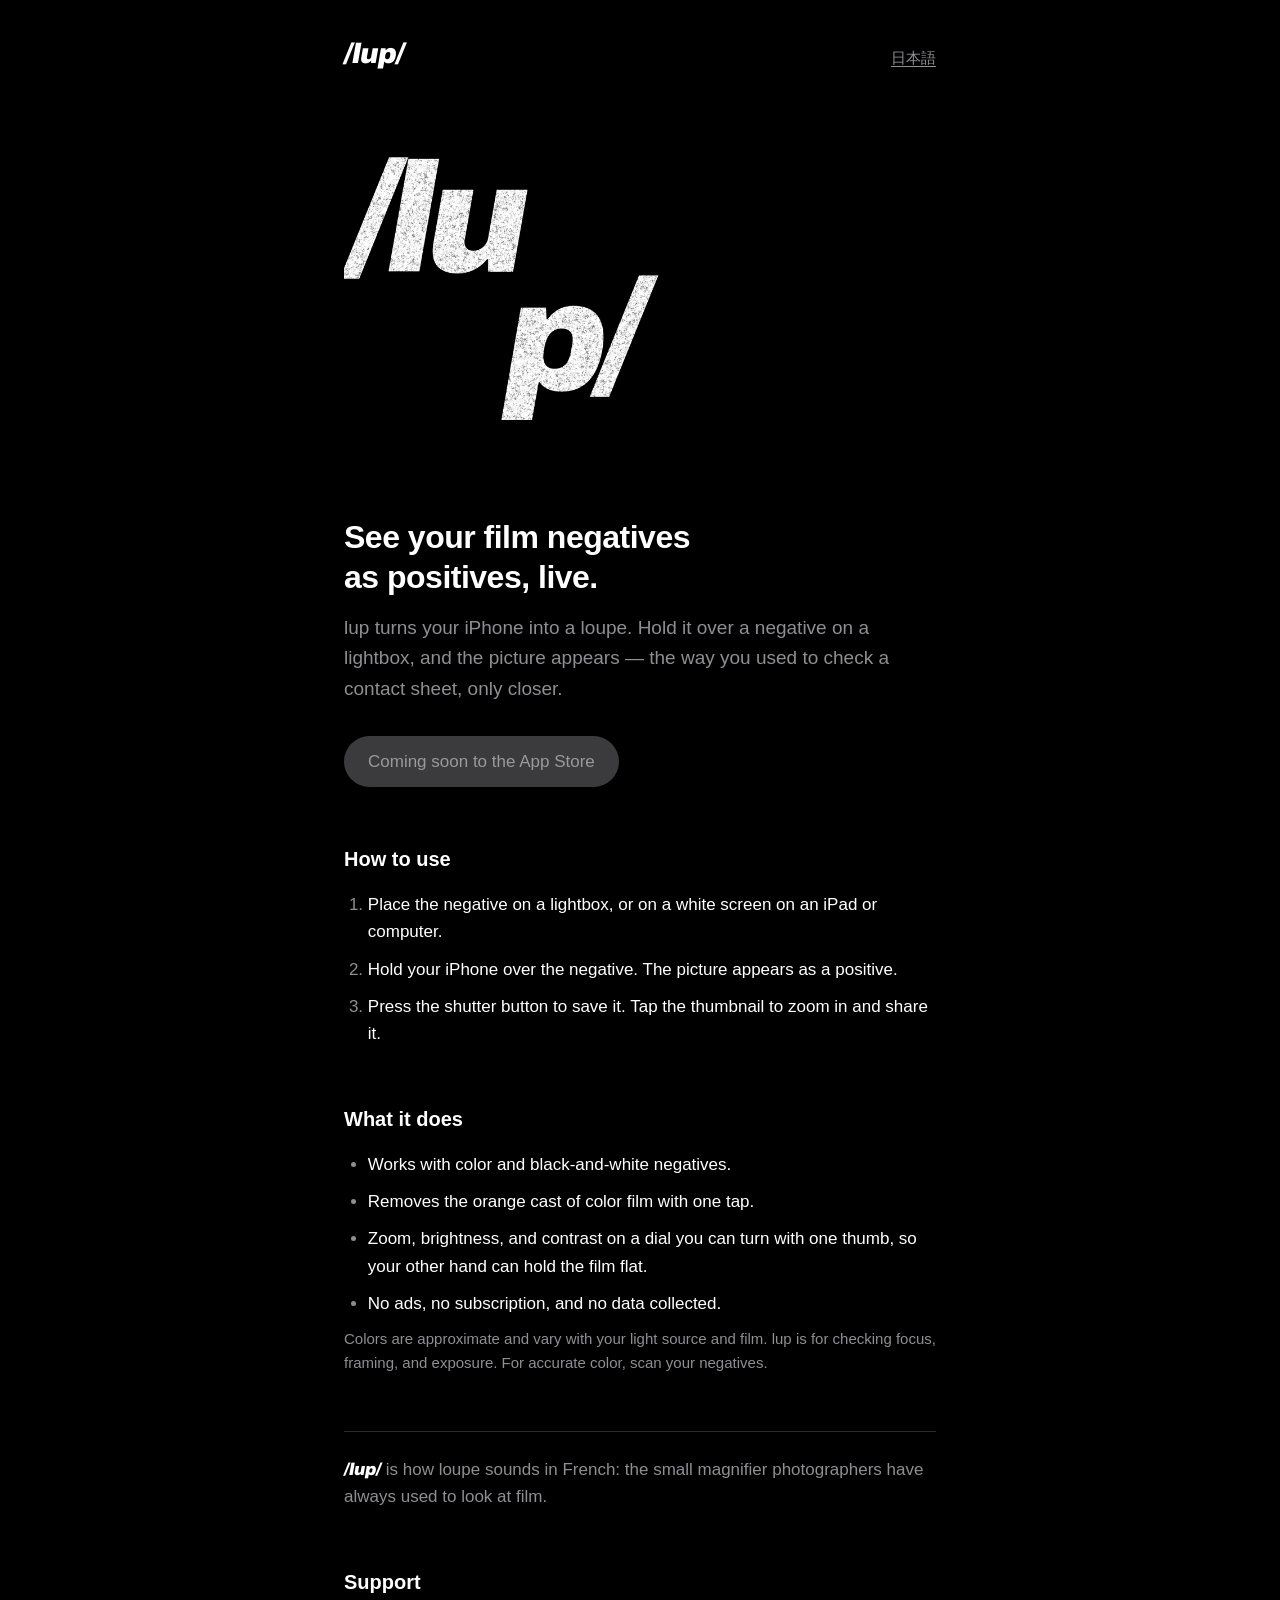
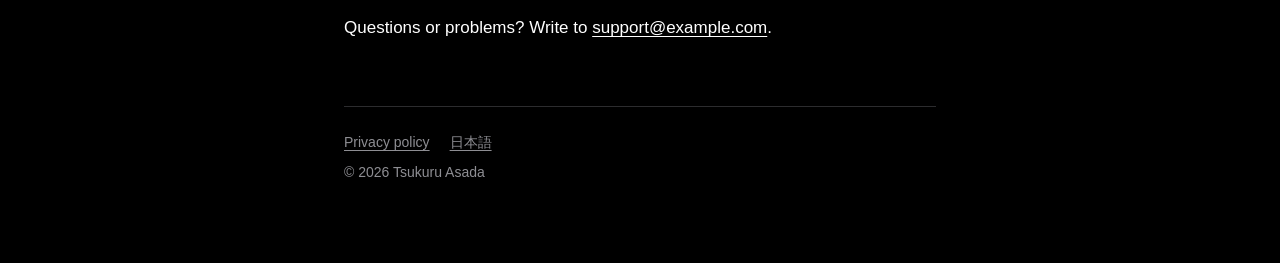
<file: index.html>
<!doctype html>
<html lang="en">
<head>
<meta charset="utf-8">
<meta name="viewport" content="width=device-width, initial-scale=1">
<title>lup — a loupe for film negatives</title>
<meta name="description" content="lup turns your iPhone into a loupe for film negatives. Hold it over a negative on a lightbox and see the picture as a positive, live.">
<link rel="icon" href="icon.png">
<link rel="stylesheet" href="https://fonts.googleapis.com/css2?family=Archivo:ital,wght@1,900&display=swap">
<link rel="stylesheet" href="style.css">
</head>
<body>
<div class="page">
  <header class="top">
    <a class="wordmark" href="./">/lup/</a>
    <a class="lang" href="ja.html" lang="ja">日本語</a>
  </header>

  <main>
    <img class="hero-art" src="icon.png" alt="The lup app icon: the word /lup/ in white italic letters on black">

    <h1>See your film negatives as positives, live.</h1>
    <p class="lead">lup turns your iPhone into a loupe. Hold it over a negative on a lightbox, and the picture appears — the way you used to check a contact sheet, only closer.</p>
    <a class="store" href="#" aria-disabled="true">Coming soon to the App Store</a>

    <h2>How to use</h2>
    <ol>
      <li>Place the negative on a lightbox, or on a white screen on an iPad or computer.</li>
      <li>Hold your iPhone over the negative. The picture appears as a positive.</li>
      <li>Press the shutter button to save it. Tap the thumbnail to zoom in and share it.</li>
    </ol>

    <h2>What it does</h2>
    <ul>
      <li>Works with color and black-and-white negatives.</li>
      <li>Removes the orange cast of color film with one tap.</li>
      <li>Zoom, brightness, and contrast on a dial you can turn with one thumb, so your other hand can hold the film flat.</li>
      <li>No ads, no subscription, and no data collected.</li>
    </ul>
    <p class="note">Colors are approximate and vary with your light source and film. lup is for checking focus, framing, and exposure. For accurate color, scan your negatives.</p>

    <p class="origin"><strong>/lup/</strong> is how loupe sounds in French: the small magnifier photographers have always used to look at film.</p>

    <h2>Support</h2>
    <p>Questions or problems? Write to <a href="mailto:support@example.com">support@example.com</a>.</p>
  </main>

  <footer>
    <nav>
      <a href="privacy.html">Privacy policy</a>
      <a href="ja.html" lang="ja">日本語</a>
    </nav>
    <p>© 2026 Tsukuru Asada</p>
  </footer>
</div>
</body>
</html>
</file>
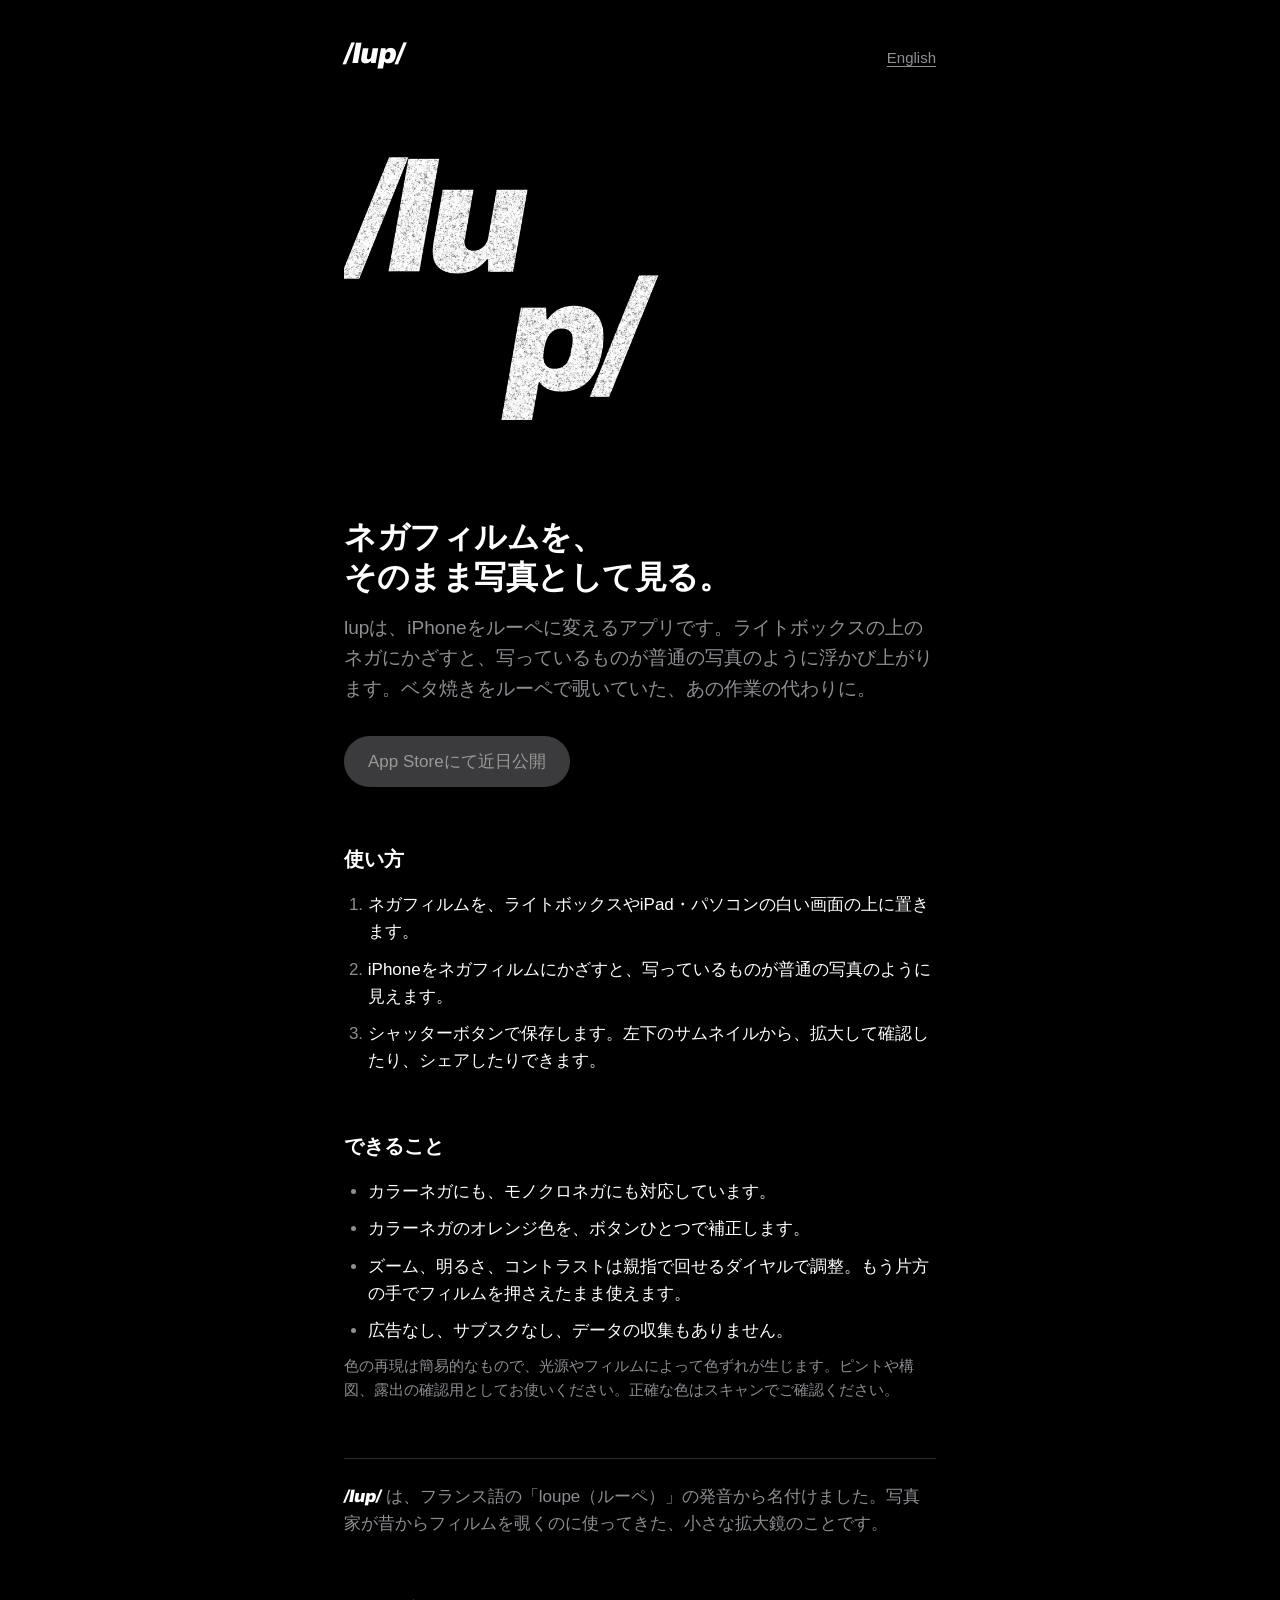
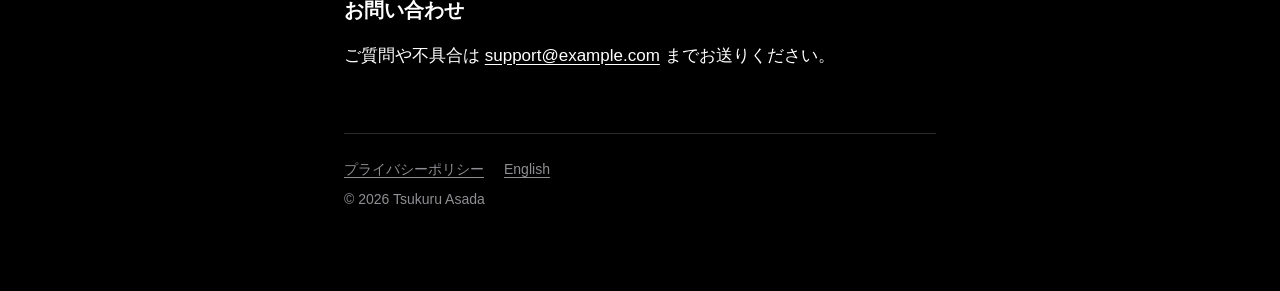
<file: ja.html>
<!doctype html>
<html lang="ja">
<head>
<meta charset="utf-8">
<meta name="viewport" content="width=device-width, initial-scale=1">
<title>lup — ネガフィルムのためのルーペ</title>
<meta name="description" content="lupは、iPhoneをネガフィルムのルーペに変えるアプリです。ライトボックスの上のネガにかざすと、写っているものが写真のように見えます。">
<link rel="icon" href="icon.png">
<link rel="stylesheet" href="https://fonts.googleapis.com/css2?family=Archivo:ital,wght@1,900&display=swap">
<link rel="stylesheet" href="style.css">
</head>
<body>
<div class="page">
  <header class="top">
    <a class="wordmark" href="ja.html">/lup/</a>
    <a class="lang" href="./" lang="en">English</a>
  </header>

  <main>
    <img class="hero-art" src="icon.png" alt="lupのアイコン。黒地に白の太いイタリック体で /lup/ と書かれている">

    <h1>ネガフィルムを、<span class="nowrap">そのまま写真として見る。</span></h1>
    <p class="lead">lupは、iPhoneをルーペに変えるアプリです。ライトボックスの上のネガにかざすと、写っているものが普通の写真のように浮かび上がります。ベタ焼きをルーペで覗いていた、あの作業の代わりに。</p>
    <a class="store" href="#" aria-disabled="true">App Storeにて近日公開</a>

    <h2>使い方</h2>
    <ol>
      <li>ネガフィルムを、ライトボックスやiPad・パソコンの白い画面の上に置きます。</li>
      <li>iPhoneをネガフィルムにかざすと、写っているものが普通の写真のように見えます。</li>
      <li>シャッターボタンで保存します。左下のサムネイルから、拡大して確認したり、シェアしたりできます。</li>
    </ol>

    <h2>できること</h2>
    <ul>
      <li>カラーネガにも、モノクロネガにも対応しています。</li>
      <li>カラーネガのオレンジ色を、ボタンひとつで補正します。</li>
      <li>ズーム、明るさ、コントラストは親指で回せるダイヤルで調整。もう片方の手でフィルムを押さえたまま使えます。</li>
      <li>広告なし、サブスクなし、データの収集もありません。</li>
    </ul>
    <p class="note">色の再現は簡易的なもので、光源やフィルムによって色ずれが生じます。ピントや構図、露出の確認用としてお使いください。正確な色はスキャンでご確認ください。</p>

    <p class="origin"><strong>/lup/</strong> は、フランス語の「loupe（ルーペ）」の発音から名付けました。写真家が昔からフィルムを覗くのに使ってきた、小さな拡大鏡のことです。</p>

    <h2>お問い合わせ</h2>
    <p>ご質問や不具合は <a href="mailto:support@example.com">support@example.com</a> までお送りください。</p>
  </main>

  <footer>
    <nav>
      <a href="privacy.html#ja">プライバシーポリシー</a>
      <a href="./" lang="en">English</a>
    </nav>
    <p>© 2026 Tsukuru Asada</p>
  </footer>
</div>
</body>
</html>
</file>
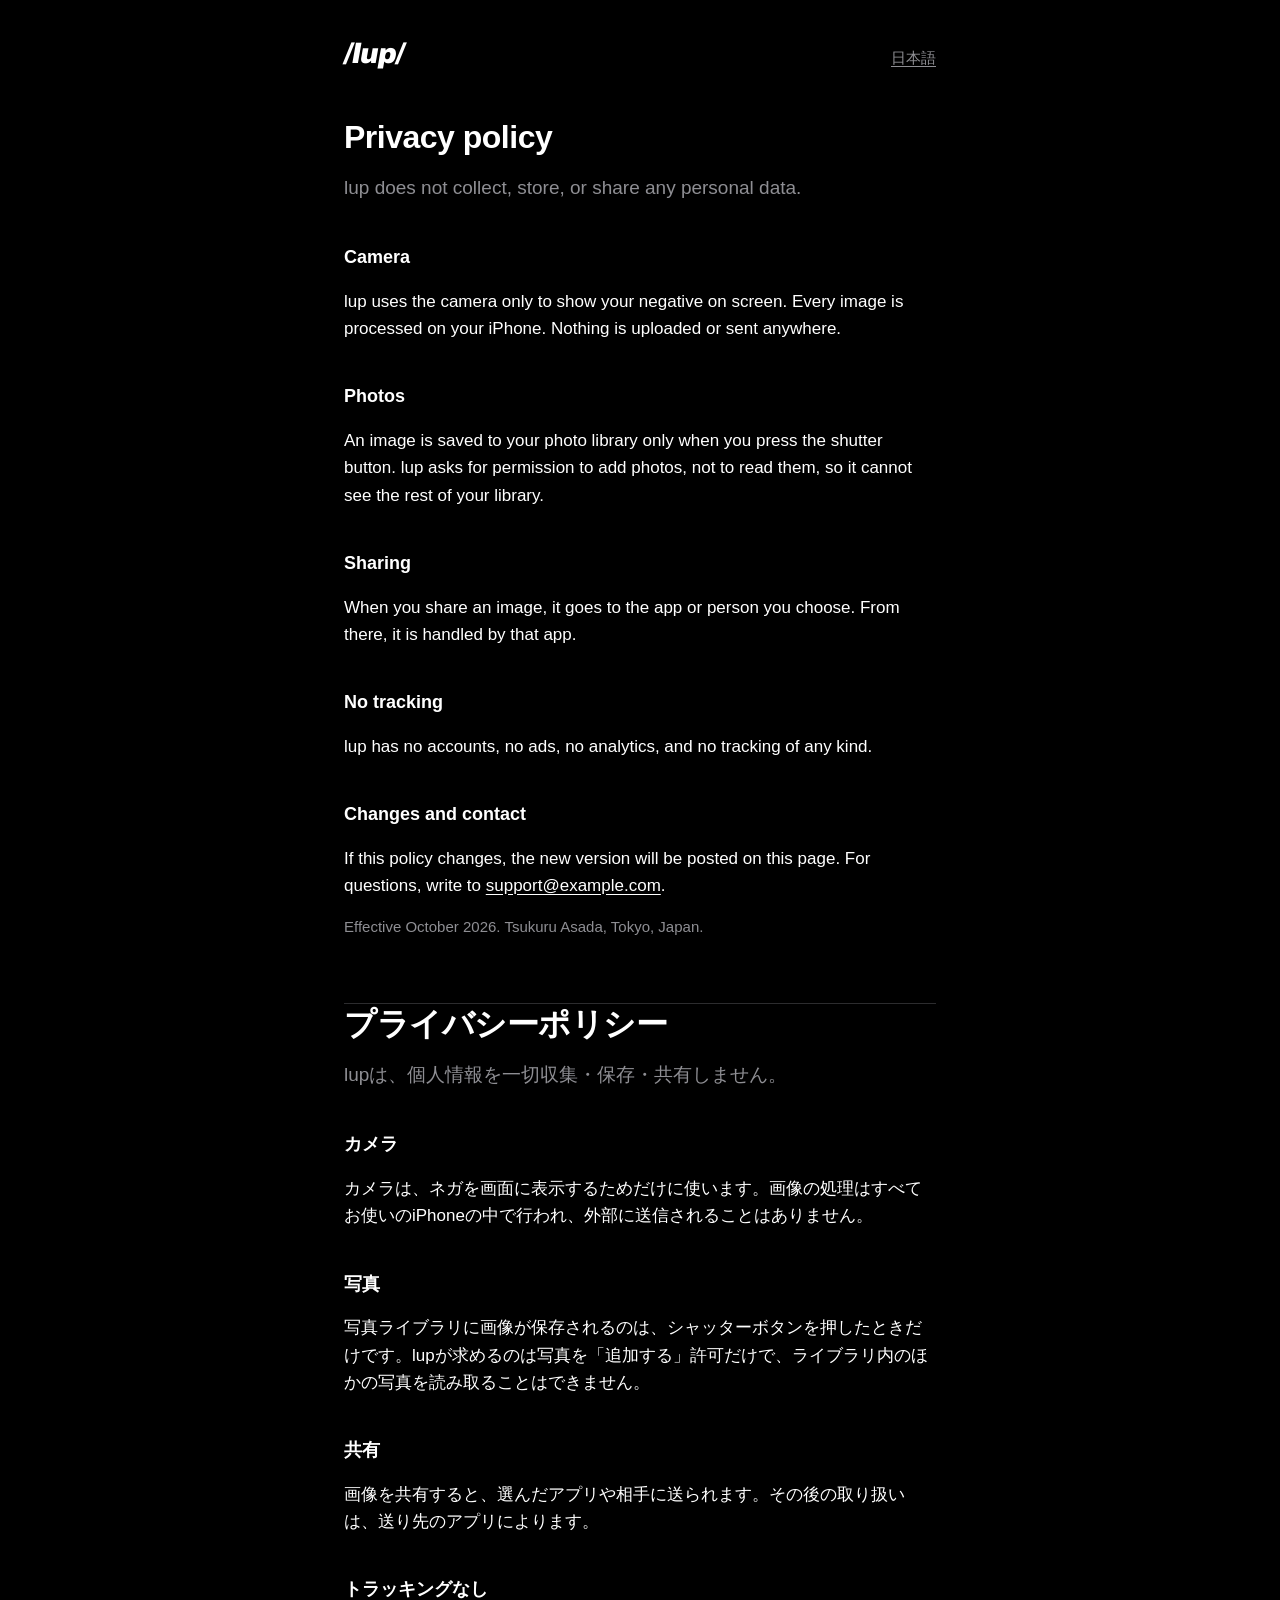
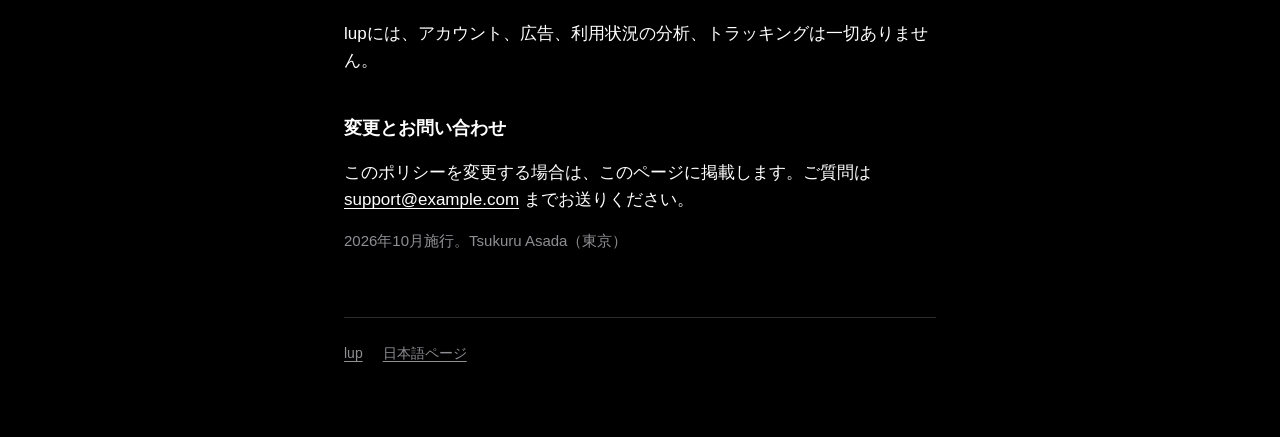
<file: privacy.html>
<!doctype html>
<html lang="en">
<head>
<meta charset="utf-8">
<meta name="viewport" content="width=device-width, initial-scale=1">
<title>Privacy policy — lup</title>
<link rel="icon" href="icon.png">
<link rel="stylesheet" href="https://fonts.googleapis.com/css2?family=Archivo:ital,wght@1,900&display=swap">
<link rel="stylesheet" href="style.css">
</head>
<body>
<div class="page policy">
  <header class="top">
    <a class="wordmark" href="./">/lup/</a>
    <a class="lang" href="#ja" lang="ja">日本語</a>
  </header>

  <main>
    <section lang="en">
      <h1>Privacy policy</h1>
      <p class="lead">lup does not collect, store, or share any personal data.</p>

      <h2>Camera</h2>
      <p>lup uses the camera only to show your negative on screen. Every image is processed on your iPhone. Nothing is uploaded or sent anywhere.</p>

      <h2>Photos</h2>
      <p>An image is saved to your photo library only when you press the shutter button. lup asks for permission to add photos, not to read them, so it cannot see the rest of your library.</p>

      <h2>Sharing</h2>
      <p>When you share an image, it goes to the app or person you choose. From there, it is handled by that app.</p>

      <h2>No tracking</h2>
      <p>lup has no accounts, no ads, no analytics, and no tracking of any kind.</p>

      <h2>Changes and contact</h2>
      <p>If this policy changes, the new version will be posted on this page. For questions, write to <a href="mailto:support@example.com">support@example.com</a>.</p>
      <p class="note">Effective October 2026. Tsukuru Asada, Tokyo, Japan.</p>
    </section>

    <hr class="divider">

    <section id="ja" lang="ja">
      <h1>プライバシーポリシー</h1>
      <p class="lead">lupは、個人情報を一切収集・保存・共有しません。</p>

      <h2>カメラ</h2>
      <p>カメラは、ネガを画面に表示するためだけに使います。画像の処理はすべてお使いのiPhoneの中で行われ、外部に送信されることはありません。</p>

      <h2>写真</h2>
      <p>写真ライブラリに画像が保存されるのは、シャッターボタンを押したときだけです。lupが求めるのは写真を「追加する」許可だけで、ライブラリ内のほかの写真を読み取ることはできません。</p>

      <h2>共有</h2>
      <p>画像を共有すると、選んだアプリや相手に送られます。その後の取り扱いは、送り先のアプリによります。</p>

      <h2>トラッキングなし</h2>
      <p>lupには、アカウント、広告、利用状況の分析、トラッキングは一切ありません。</p>

      <h2>変更とお問い合わせ</h2>
      <p>このポリシーを変更する場合は、このページに掲載します。ご質問は <a href="mailto:support@example.com">support@example.com</a> までお送りください。</p>
      <p class="note">2026年10月施行。Tsukuru Asada（東京）</p>
    </section>
  </main>

  <footer>
    <nav>
      <a href="./">lup</a>
      <a href="ja.html" lang="ja">日本語ページ</a>
    </nav>
  </footer>
</div>
</body>
</html>
</file>
<file: style.css>
:root {
  --black: #000000;
  --white: #ffffff;
  --gray: #8e8e93;
  --line: #2c2c2e;
  --chip: #636366;
}
* { box-sizing: border-box; }
html { -webkit-text-size-adjust: 100%; }
body {
  margin: 0;
  background: var(--black);
  color: var(--white);
  font-family: Arial, "Helvetica Neue", "Hiragino Sans", "Hiragino Kaku Gothic ProN", sans-serif;
  font-size: 17px;
  line-height: 1.6;
}
a { color: var(--white); text-underline-offset: 3px; }
a:focus-visible { outline: 2px solid var(--white); outline-offset: 3px; }
.page { max-width: 640px; margin: 0 auto; padding: 32px 24px 64px; }
.top { display: flex; justify-content: space-between; align-items: baseline; margin-bottom: 40px; }
.wordmark {
  font-family: "Archivo", Arial, sans-serif;
  font-style: italic; font-weight: 900;
  font-size: 28px; letter-spacing: -1px;
  text-decoration: none;
}
.lang { color: var(--gray); font-size: 15px; }
.hero-art {
  display: block;
  width: min(100%, 360px);
  aspect-ratio: 1;
  border-radius: 22.5%;
  margin: 0 0 40px;
}
h1 { font-size: 32px; line-height: 1.25; font-weight: 700; margin: 0 0 16px; letter-spacing: -0.5px; text-wrap: balance; }
h1 .nowrap { white-space: nowrap; }
h2 { font-size: 20px; font-weight: 700; margin: 56px 0 16px; }
p { margin: 0 0 16px; }
.lead { color: var(--gray); font-size: 19px; }
.store {
  display: inline-block; margin: 16px 0 0;
  background: var(--chip); color: var(--white);
  padding: 12px 24px; border-radius: 999px;
  text-decoration: none; font-size: 17px;
}
.store[aria-disabled="true"] { opacity: 0.6; }
ol, ul { margin: 0; padding-left: 1.4em; }
li { margin: 0 0 10px; }
li::marker { color: var(--gray); }
.note { color: var(--gray); font-size: 15px; }
.origin { border-top: 1px solid var(--line); margin-top: 56px; padding-top: 24px; color: var(--gray); }
.origin strong { color: var(--white); font-family: "Archivo", Arial, sans-serif; font-style: italic; font-weight: 900; }
footer { margin-top: 64px; padding-top: 24px; border-top: 1px solid var(--line); color: var(--gray); font-size: 14px; }
footer nav { display: flex; gap: 20px; flex-wrap: wrap; margin-bottom: 8px; }
footer a { color: var(--gray); }
.policy h2 { font-size: 18px; margin-top: 40px; }
.policy .divider { border: 0; border-top: 1px solid var(--line); margin: 64px 0 0; }
@media (max-width: 480px) {
  body { font-size: 16px; }
  h1 { font-size: 27px; }
  .lead { font-size: 17px; }
}
</file>
